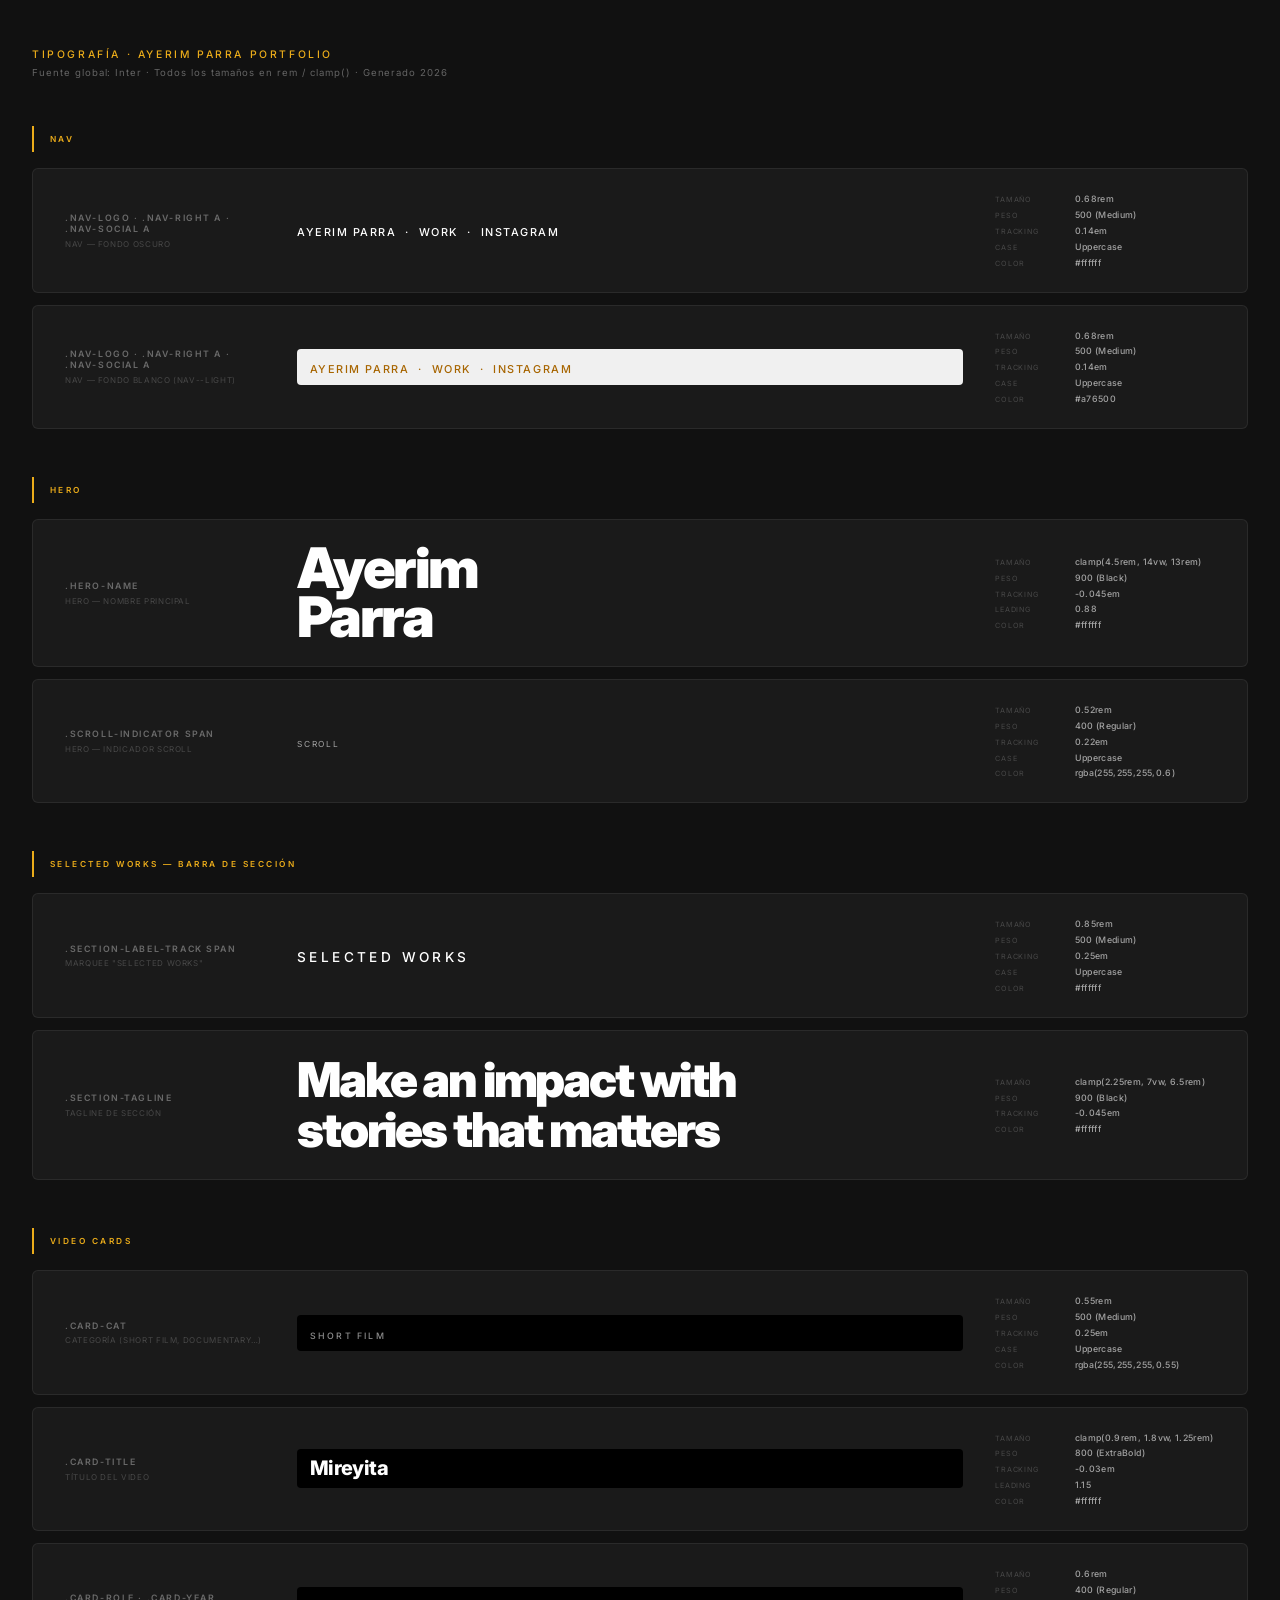
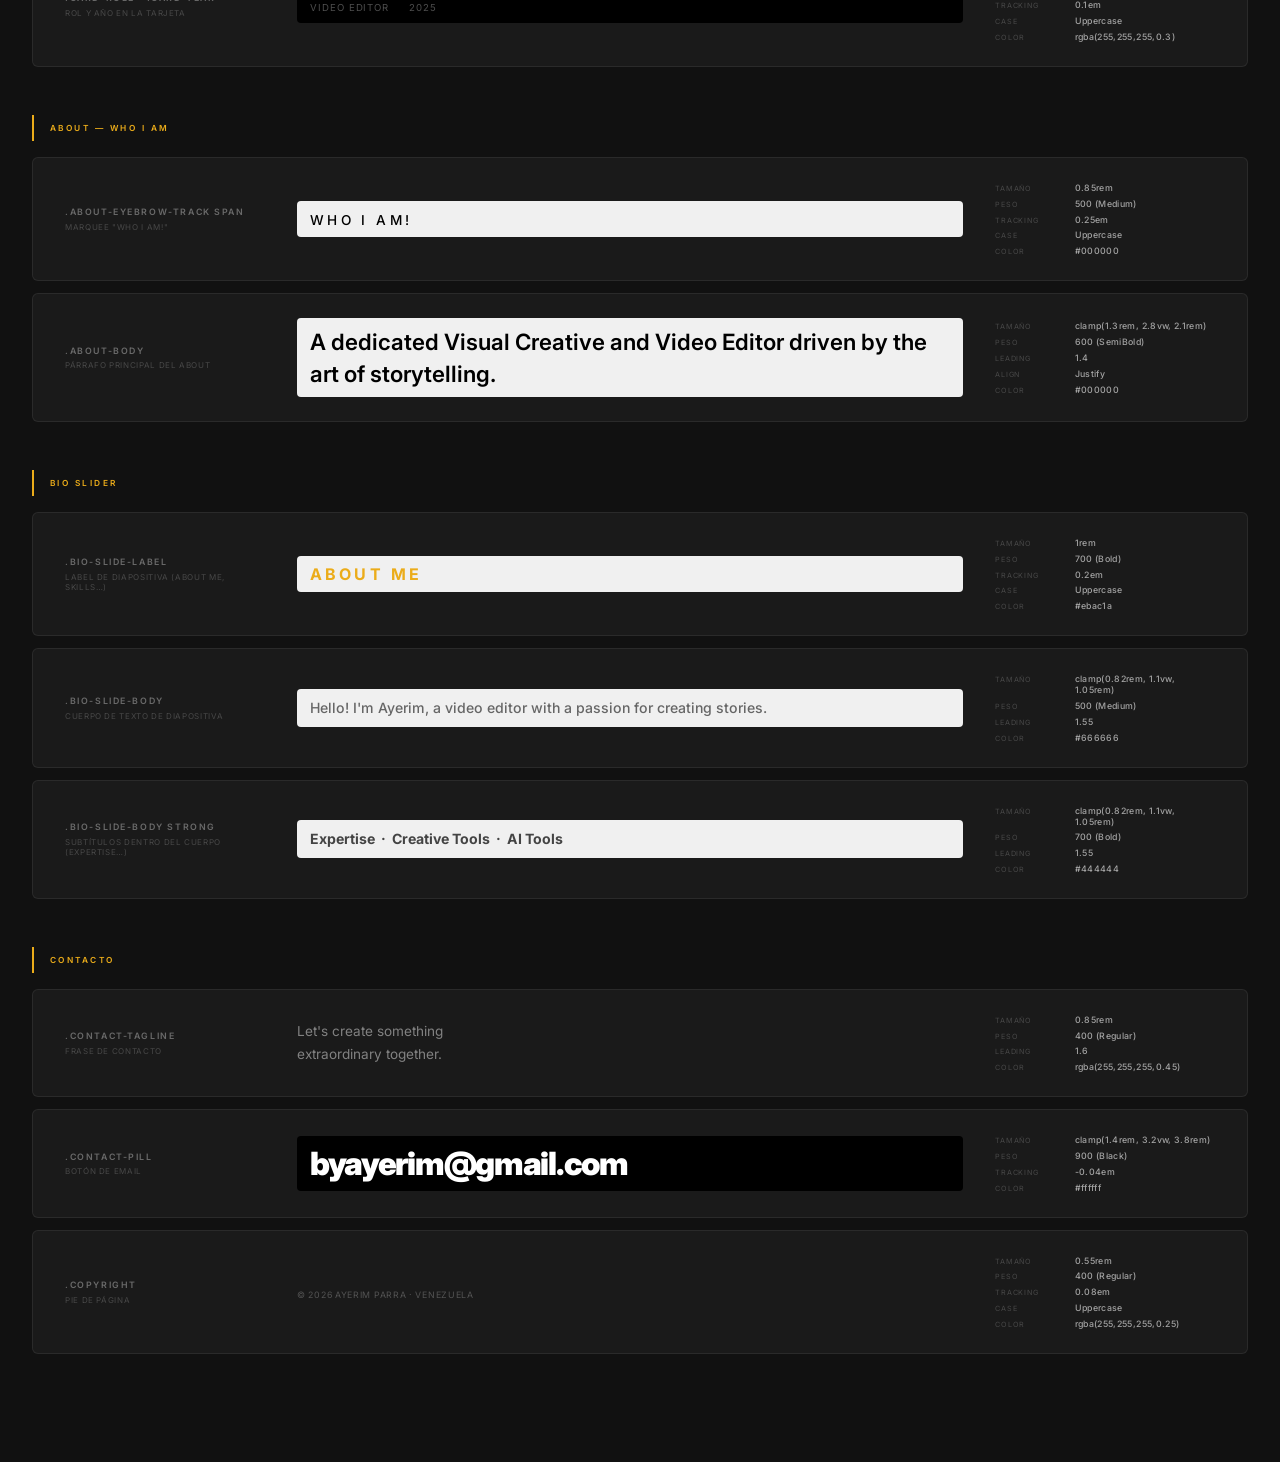
<file: tipografia.html>
<!DOCTYPE html>
<html lang="es">
<head>
  <meta charset="UTF-8" />
  <meta name="viewport" content="width=device-width, initial-scale=1.0" />
  <title>Tipografía · Ayerim Parra Portfolio</title>
  <link rel="preconnect" href="https://fonts.googleapis.com" />
  <link rel="preconnect" href="https://fonts.gstatic.com" crossorigin />
  <link href="https://fonts.googleapis.com/css2?family=Inter:wght@300;400;500;600;700;800;900&display=swap" rel="stylesheet" />
  <style>
    *, *::before, *::after { box-sizing: border-box; margin: 0; padding: 0; }

    :root {
      --bg:       #111;
      --surface:  #1a1a1a;
      --border:   rgba(255,255,255,0.07);
      --label:    rgba(255,255,255,0.35);
      --gold:     #ebac1a;
      --orange:   #a76500;
      --white:    #ffffff;
      --font:     'Inter', sans-serif;
    }

    body {
      background: var(--bg);
      color: var(--white);
      font-family: var(--font);
      padding: 3rem 2rem 6rem;
      -webkit-font-smoothing: antialiased;
    }

    h1 {
      font-size: 0.65rem;
      font-weight: 500;
      letter-spacing: 0.25em;
      text-transform: uppercase;
      color: var(--gold);
      margin-bottom: 0.4rem;
    }

    .subtitle {
      font-size: 0.6rem;
      color: var(--label);
      letter-spacing: 0.1em;
      margin-bottom: 3rem;
    }

    /* ── Section heading ── */
    .section-heading {
      font-size: 0.52rem;
      font-weight: 600;
      letter-spacing: 0.3em;
      text-transform: uppercase;
      color: var(--gold);
      padding: 0.5rem 0 0.5rem 1rem;
      border-left: 2px solid var(--gold);
      margin: 3rem 0 1rem;
    }

    /* ── Card ── */
    .card {
      background: var(--surface);
      border: 1px solid var(--border);
      border-radius: 6px;
      display: grid;
      grid-template-columns: 200px 1fr 220px;
      align-items: center;
      gap: 2rem;
      padding: 1.5rem 2rem;
      margin-bottom: 0.75rem;
    }

    .card-info {}
    .card-name {
      font-size: 0.55rem;
      font-weight: 600;
      letter-spacing: 0.18em;
      text-transform: uppercase;
      color: var(--label);
      margin-bottom: 0.3rem;
    }
    .card-context {
      font-size: 0.5rem;
      letter-spacing: 0.08em;
      color: rgba(255,255,255,0.2);
      text-transform: uppercase;
    }

    .card-preview {
      overflow: hidden;
    }

    .card-specs {
      display: flex;
      flex-direction: column;
      gap: 0.3rem;
    }
    .spec {
      display: flex;
      align-items: baseline;
      gap: 0.6rem;
    }
    .spec-key {
      font-size: 0.45rem;
      letter-spacing: 0.12em;
      text-transform: uppercase;
      color: rgba(255,255,255,0.2);
      min-width: 70px;
    }
    .spec-val {
      font-size: 0.55rem;
      font-weight: 500;
      color: rgba(255,255,255,0.6);
      letter-spacing: 0.04em;
    }

    /* ── Dark / Light preview backgrounds ── */
    .bg-dark  { background: transparent; }
    .bg-light { background: #f0f0f0; border-radius: 4px; padding: 0.5rem 0.8rem; }
    .bg-black { background: #000; border-radius: 4px; padding: 0.5rem 0.8rem; }

    /* ══════════════════════════
       PREVIEW STYLES — replicating the actual site CSS
    ══════════════════════════ */

    /* NAV */
    .preview-nav {
      font-family: var(--font);
      font-size: 0.68rem;
      font-weight: 500;
      letter-spacing: 0.14em;
      text-transform: uppercase;
      color: #ffffff;
    }
    .preview-nav-light {
      font-family: var(--font);
      font-size: 0.68rem;
      font-weight: 500;
      letter-spacing: 0.14em;
      text-transform: uppercase;
      color: #a76500;
    }

    /* HERO */
    .preview-hero-name {
      font-family: var(--font);
      font-size: clamp(1.8rem, 6vw, 3.5rem);
      font-weight: 900;
      letter-spacing: -0.045em;
      line-height: 0.88;
      color: #ffffff;
    }

    /* SCROLL INDICATOR */
    .preview-scroll {
      font-family: var(--font);
      font-size: 0.52rem;
      letter-spacing: 0.22em;
      text-transform: uppercase;
      color: rgba(255,255,255,0.6);
    }

    /* SECTION MARQUEE */
    .preview-marquee {
      font-family: var(--font);
      font-size: 0.85rem;
      font-weight: 500;
      letter-spacing: 0.25em;
      text-transform: uppercase;
      color: #ffffff;
    }

    /* SECTION TAGLINE */
    .preview-tagline {
      font-family: var(--font);
      font-size: clamp(1.5rem, 4vw, 3rem);
      font-weight: 900;
      letter-spacing: -0.045em;
      line-height: 1.05;
      color: #ffffff;
    }

    /* CARD CAT */
    .preview-card-cat {
      font-family: var(--font);
      font-size: 0.55rem;
      font-weight: 500;
      letter-spacing: 0.25em;
      text-transform: uppercase;
      color: rgba(255,255,255,0.55);
    }

    /* CARD TITLE */
    .preview-card-title {
      font-family: var(--font);
      font-size: clamp(0.9rem, 1.8vw, 1.25rem);
      font-weight: 800;
      letter-spacing: -0.03em;
      line-height: 1.15;
      color: #ffffff;
    }

    /* CARD ROLE / YEAR */
    .preview-card-role {
      font-family: var(--font);
      font-size: 0.6rem;
      color: rgba(255,255,255,0.3);
      letter-spacing: 0.1em;
      text-transform: uppercase;
    }

    /* WHO I AM marquee */
    .preview-whoi {
      font-family: var(--font);
      font-size: 0.85rem;
      font-weight: 500;
      letter-spacing: 0.25em;
      text-transform: uppercase;
      color: #000;
    }

    /* ABOUT BODY */
    .preview-about-body {
      font-family: var(--font);
      font-size: clamp(1rem, 2.8vw, 1.4rem);
      font-weight: 600;
      color: #000;
      line-height: 1.4;
    }

    /* BIO LABEL */
    .preview-bio-label {
      font-family: var(--font);
      font-size: 1rem;
      font-weight: 700;
      letter-spacing: 0.2em;
      text-transform: uppercase;
      color: #ebac1a;
    }

    /* BIO BODY */
    .preview-bio-body {
      font-family: var(--font);
      font-size: clamp(0.82rem, 1.1vw, 1.05rem);
      font-weight: 500;
      color: #666;
      line-height: 1.55;
    }

    /* BIO BODY STRONG */
    .preview-bio-strong {
      font-family: var(--font);
      font-size: clamp(0.82rem, 1.1vw, 1.05rem);
      font-weight: 700;
      color: #444;
      line-height: 1.55;
    }

    /* CONTACT TAGLINE */
    .preview-contact-tagline {
      font-family: var(--font);
      font-size: 0.85rem;
      font-weight: 400;
      color: rgba(255,255,255,0.45);
      line-height: 1.6;
    }

    /* CONTACT PILL */
    .preview-contact-pill {
      font-family: var(--font);
      font-size: clamp(1rem, 3.2vw, 2rem);
      font-weight: 900;
      letter-spacing: -0.04em;
      color: #ffffff;
    }

    /* COPYRIGHT */
    .preview-copyright {
      font-family: var(--font);
      font-size: 0.55rem;
      font-weight: 400;
      color: rgba(255,255,255,0.25);
      letter-spacing: 0.08em;
      text-transform: uppercase;
    }

    /* EMAIL BTN */
    .preview-email-btn {
      font-family: var(--font);
      font-size: 0.68rem;
      font-weight: 500;
      letter-spacing: 0.14em;
      text-transform: uppercase;
      color: #000;
    }
  </style>
</head>
<body>

  <h1>Tipografía · Ayerim Parra Portfolio</h1>
  <p class="subtitle">Fuente global: Inter · Todos los tamaños en rem / clamp() · Generado 2026</p>

  <!-- ═══════════ NAV ═══════════ -->
  <div class="section-heading">Nav</div>

  <div class="card">
    <div class="card-info">
      <div class="card-name">.nav-logo · .nav-right a · .nav-social a</div>
      <div class="card-context">Nav — fondo oscuro</div>
    </div>
    <div class="card-preview bg-dark">
      <span class="preview-nav">Ayerim Parra &nbsp;·&nbsp; Work &nbsp;·&nbsp; Instagram</span>
    </div>
    <div class="card-specs">
      <div class="spec"><span class="spec-key">Tamaño</span><span class="spec-val">0.68rem</span></div>
      <div class="spec"><span class="spec-key">Peso</span><span class="spec-val">500 (Medium)</span></div>
      <div class="spec"><span class="spec-key">Tracking</span><span class="spec-val">0.14em</span></div>
      <div class="spec"><span class="spec-key">Case</span><span class="spec-val">Uppercase</span></div>
      <div class="spec"><span class="spec-key">Color</span><span class="spec-val">#ffffff</span></div>
    </div>
  </div>

  <div class="card">
    <div class="card-info">
      <div class="card-name">.nav-logo · .nav-right a · .nav-social a</div>
      <div class="card-context">Nav — fondo blanco (nav--light)</div>
    </div>
    <div class="card-preview bg-light">
      <span class="preview-nav-light">Ayerim Parra &nbsp;·&nbsp; Work &nbsp;·&nbsp; Instagram</span>
    </div>
    <div class="card-specs">
      <div class="spec"><span class="spec-key">Tamaño</span><span class="spec-val">0.68rem</span></div>
      <div class="spec"><span class="spec-key">Peso</span><span class="spec-val">500 (Medium)</span></div>
      <div class="spec"><span class="spec-key">Tracking</span><span class="spec-val">0.14em</span></div>
      <div class="spec"><span class="spec-key">Case</span><span class="spec-val">Uppercase</span></div>
      <div class="spec"><span class="spec-key">Color</span><span class="spec-val">#a76500</span></div>
    </div>
  </div>

  <!-- ═══════════ HERO ═══════════ -->
  <div class="section-heading">Hero</div>

  <div class="card">
    <div class="card-info">
      <div class="card-name">.hero-name</div>
      <div class="card-context">Hero — nombre principal</div>
    </div>
    <div class="card-preview bg-dark">
      <span class="preview-hero-name">Ayerim<br>Parra</span>
    </div>
    <div class="card-specs">
      <div class="spec"><span class="spec-key">Tamaño</span><span class="spec-val">clamp(4.5rem, 14vw, 13rem)</span></div>
      <div class="spec"><span class="spec-key">Peso</span><span class="spec-val">900 (Black)</span></div>
      <div class="spec"><span class="spec-key">Tracking</span><span class="spec-val">-0.045em</span></div>
      <div class="spec"><span class="spec-key">Leading</span><span class="spec-val">0.88</span></div>
      <div class="spec"><span class="spec-key">Color</span><span class="spec-val">#ffffff</span></div>
    </div>
  </div>

  <div class="card">
    <div class="card-info">
      <div class="card-name">.scroll-indicator span</div>
      <div class="card-context">Hero — indicador scroll</div>
    </div>
    <div class="card-preview bg-dark">
      <span class="preview-scroll">Scroll</span>
    </div>
    <div class="card-specs">
      <div class="spec"><span class="spec-key">Tamaño</span><span class="spec-val">0.52rem</span></div>
      <div class="spec"><span class="spec-key">Peso</span><span class="spec-val">400 (Regular)</span></div>
      <div class="spec"><span class="spec-key">Tracking</span><span class="spec-val">0.22em</span></div>
      <div class="spec"><span class="spec-key">Case</span><span class="spec-val">Uppercase</span></div>
      <div class="spec"><span class="spec-key">Color</span><span class="spec-val">rgba(255,255,255,0.6)</span></div>
    </div>
  </div>

  <!-- ═══════════ SELECTED WORKS ═══════════ -->
  <div class="section-heading">Selected Works — Barra de sección</div>

  <div class="card">
    <div class="card-info">
      <div class="card-name">.section-label-track span</div>
      <div class="card-context">Marquee "Selected Works"</div>
    </div>
    <div class="card-preview bg-dark">
      <span class="preview-marquee">Selected Works</span>
    </div>
    <div class="card-specs">
      <div class="spec"><span class="spec-key">Tamaño</span><span class="spec-val">0.85rem</span></div>
      <div class="spec"><span class="spec-key">Peso</span><span class="spec-val">500 (Medium)</span></div>
      <div class="spec"><span class="spec-key">Tracking</span><span class="spec-val">0.25em</span></div>
      <div class="spec"><span class="spec-key">Case</span><span class="spec-val">Uppercase</span></div>
      <div class="spec"><span class="spec-key">Color</span><span class="spec-val">#ffffff</span></div>
    </div>
  </div>

  <div class="card">
    <div class="card-info">
      <div class="card-name">.section-tagline</div>
      <div class="card-context">Tagline de sección</div>
    </div>
    <div class="card-preview bg-dark">
      <span class="preview-tagline">Make an impact with<br>stories that matters</span>
    </div>
    <div class="card-specs">
      <div class="spec"><span class="spec-key">Tamaño</span><span class="spec-val">clamp(2.25rem, 7vw, 6.5rem)</span></div>
      <div class="spec"><span class="spec-key">Peso</span><span class="spec-val">900 (Black)</span></div>
      <div class="spec"><span class="spec-key">Tracking</span><span class="spec-val">-0.045em</span></div>
      <div class="spec"><span class="spec-key">Color</span><span class="spec-val">#ffffff</span></div>
    </div>
  </div>

  <!-- ═══════════ VIDEO CARDS ═══════════ -->
  <div class="section-heading">Video Cards</div>

  <div class="card">
    <div class="card-info">
      <div class="card-name">.card-cat</div>
      <div class="card-context">Categoría (Short Film, Documentary…)</div>
    </div>
    <div class="card-preview bg-black">
      <span class="preview-card-cat">Short Film</span>
    </div>
    <div class="card-specs">
      <div class="spec"><span class="spec-key">Tamaño</span><span class="spec-val">0.55rem</span></div>
      <div class="spec"><span class="spec-key">Peso</span><span class="spec-val">500 (Medium)</span></div>
      <div class="spec"><span class="spec-key">Tracking</span><span class="spec-val">0.25em</span></div>
      <div class="spec"><span class="spec-key">Case</span><span class="spec-val">Uppercase</span></div>
      <div class="spec"><span class="spec-key">Color</span><span class="spec-val">rgba(255,255,255,0.55)</span></div>
    </div>
  </div>

  <div class="card">
    <div class="card-info">
      <div class="card-name">.card-title</div>
      <div class="card-context">Título del video</div>
    </div>
    <div class="card-preview bg-black">
      <span class="preview-card-title">Mireyita</span>
    </div>
    <div class="card-specs">
      <div class="spec"><span class="spec-key">Tamaño</span><span class="spec-val">clamp(0.9rem, 1.8vw, 1.25rem)</span></div>
      <div class="spec"><span class="spec-key">Peso</span><span class="spec-val">800 (ExtraBold)</span></div>
      <div class="spec"><span class="spec-key">Tracking</span><span class="spec-val">-0.03em</span></div>
      <div class="spec"><span class="spec-key">Leading</span><span class="spec-val">1.15</span></div>
      <div class="spec"><span class="spec-key">Color</span><span class="spec-val">#ffffff</span></div>
    </div>
  </div>

  <div class="card">
    <div class="card-info">
      <div class="card-name">.card-role · .card-year</div>
      <div class="card-context">Rol y año en la tarjeta</div>
    </div>
    <div class="card-preview bg-black">
      <span class="preview-card-role">Video Editor &nbsp;&nbsp;&nbsp; 2025</span>
    </div>
    <div class="card-specs">
      <div class="spec"><span class="spec-key">Tamaño</span><span class="spec-val">0.6rem</span></div>
      <div class="spec"><span class="spec-key">Peso</span><span class="spec-val">400 (Regular)</span></div>
      <div class="spec"><span class="spec-key">Tracking</span><span class="spec-val">0.1em</span></div>
      <div class="spec"><span class="spec-key">Case</span><span class="spec-val">Uppercase</span></div>
      <div class="spec"><span class="spec-key">Color</span><span class="spec-val">rgba(255,255,255,0.3)</span></div>
    </div>
  </div>

  <!-- ═══════════ ABOUT ═══════════ -->
  <div class="section-heading">About — Who I Am</div>

  <div class="card">
    <div class="card-info">
      <div class="card-name">.about-eyebrow-track span</div>
      <div class="card-context">Marquee "Who I Am!"</div>
    </div>
    <div class="card-preview bg-light">
      <span class="preview-whoi">Who I Am!</span>
    </div>
    <div class="card-specs">
      <div class="spec"><span class="spec-key">Tamaño</span><span class="spec-val">0.85rem</span></div>
      <div class="spec"><span class="spec-key">Peso</span><span class="spec-val">500 (Medium)</span></div>
      <div class="spec"><span class="spec-key">Tracking</span><span class="spec-val">0.25em</span></div>
      <div class="spec"><span class="spec-key">Case</span><span class="spec-val">Uppercase</span></div>
      <div class="spec"><span class="spec-key">Color</span><span class="spec-val">#000000</span></div>
    </div>
  </div>

  <div class="card">
    <div class="card-info">
      <div class="card-name">.about-body</div>
      <div class="card-context">Párrafo principal del About</div>
    </div>
    <div class="card-preview bg-light">
      <span class="preview-about-body">A dedicated Visual Creative and Video Editor driven by the art of storytelling.</span>
    </div>
    <div class="card-specs">
      <div class="spec"><span class="spec-key">Tamaño</span><span class="spec-val">clamp(1.3rem, 2.8vw, 2.1rem)</span></div>
      <div class="spec"><span class="spec-key">Peso</span><span class="spec-val">600 (SemiBold)</span></div>
      <div class="spec"><span class="spec-key">Leading</span><span class="spec-val">1.4</span></div>
      <div class="spec"><span class="spec-key">Align</span><span class="spec-val">Justify</span></div>
      <div class="spec"><span class="spec-key">Color</span><span class="spec-val">#000000</span></div>
    </div>
  </div>

  <!-- ═══════════ BIO SLIDER ═══════════ -->
  <div class="section-heading">Bio Slider</div>

  <div class="card">
    <div class="card-info">
      <div class="card-name">.bio-slide-label</div>
      <div class="card-context">Label de diapositiva (About Me, Skills…)</div>
    </div>
    <div class="card-preview bg-light">
      <span class="preview-bio-label">About Me</span>
    </div>
    <div class="card-specs">
      <div class="spec"><span class="spec-key">Tamaño</span><span class="spec-val">1rem</span></div>
      <div class="spec"><span class="spec-key">Peso</span><span class="spec-val">700 (Bold)</span></div>
      <div class="spec"><span class="spec-key">Tracking</span><span class="spec-val">0.2em</span></div>
      <div class="spec"><span class="spec-key">Case</span><span class="spec-val">Uppercase</span></div>
      <div class="spec"><span class="spec-key">Color</span><span class="spec-val">#ebac1a</span></div>
    </div>
  </div>

  <div class="card">
    <div class="card-info">
      <div class="card-name">.bio-slide-body</div>
      <div class="card-context">Cuerpo de texto de diapositiva</div>
    </div>
    <div class="card-preview bg-light">
      <span class="preview-bio-body">Hello! I'm Ayerim, a video editor with a passion for creating stories.</span>
    </div>
    <div class="card-specs">
      <div class="spec"><span class="spec-key">Tamaño</span><span class="spec-val">clamp(0.82rem, 1.1vw, 1.05rem)</span></div>
      <div class="spec"><span class="spec-key">Peso</span><span class="spec-val">500 (Medium)</span></div>
      <div class="spec"><span class="spec-key">Leading</span><span class="spec-val">1.55</span></div>
      <div class="spec"><span class="spec-key">Color</span><span class="spec-val">#666666</span></div>
    </div>
  </div>

  <div class="card">
    <div class="card-info">
      <div class="card-name">.bio-slide-body strong</div>
      <div class="card-context">Subtítulos dentro del cuerpo (Expertise…)</div>
    </div>
    <div class="card-preview bg-light">
      <span class="preview-bio-strong">Expertise &nbsp;·&nbsp; Creative Tools &nbsp;·&nbsp; AI Tools</span>
    </div>
    <div class="card-specs">
      <div class="spec"><span class="spec-key">Tamaño</span><span class="spec-val">clamp(0.82rem, 1.1vw, 1.05rem)</span></div>
      <div class="spec"><span class="spec-key">Peso</span><span class="spec-val">700 (Bold)</span></div>
      <div class="spec"><span class="spec-key">Leading</span><span class="spec-val">1.55</span></div>
      <div class="spec"><span class="spec-key">Color</span><span class="spec-val">#444444</span></div>
    </div>
  </div>

  <!-- ═══════════ CONTACTO ═══════════ -->
  <div class="section-heading">Contacto</div>

  <div class="card">
    <div class="card-info">
      <div class="card-name">.contact-tagline</div>
      <div class="card-context">Frase de contacto</div>
    </div>
    <div class="card-preview bg-dark">
      <span class="preview-contact-tagline">Let's create something<br>extraordinary together.</span>
    </div>
    <div class="card-specs">
      <div class="spec"><span class="spec-key">Tamaño</span><span class="spec-val">0.85rem</span></div>
      <div class="spec"><span class="spec-key">Peso</span><span class="spec-val">400 (Regular)</span></div>
      <div class="spec"><span class="spec-key">Leading</span><span class="spec-val">1.6</span></div>
      <div class="spec"><span class="spec-key">Color</span><span class="spec-val">rgba(255,255,255,0.45)</span></div>
    </div>
  </div>

  <div class="card">
    <div class="card-info">
      <div class="card-name">.contact-pill</div>
      <div class="card-context">Botón de email</div>
    </div>
    <div class="card-preview bg-black">
      <span class="preview-contact-pill">byayerim@gmail.com</span>
    </div>
    <div class="card-specs">
      <div class="spec"><span class="spec-key">Tamaño</span><span class="spec-val">clamp(1.4rem, 3.2vw, 3.8rem)</span></div>
      <div class="spec"><span class="spec-key">Peso</span><span class="spec-val">900 (Black)</span></div>
      <div class="spec"><span class="spec-key">Tracking</span><span class="spec-val">-0.04em</span></div>
      <div class="spec"><span class="spec-key">Color</span><span class="spec-val">#ffffff</span></div>
    </div>
  </div>

  <div class="card">
    <div class="card-info">
      <div class="card-name">.copyright</div>
      <div class="card-context">Pie de página</div>
    </div>
    <div class="card-preview bg-dark">
      <span class="preview-copyright">© 2026 Ayerim Parra · Venezuela</span>
    </div>
    <div class="card-specs">
      <div class="spec"><span class="spec-key">Tamaño</span><span class="spec-val">0.55rem</span></div>
      <div class="spec"><span class="spec-key">Peso</span><span class="spec-val">400 (Regular)</span></div>
      <div class="spec"><span class="spec-key">Tracking</span><span class="spec-val">0.08em</span></div>
      <div class="spec"><span class="spec-key">Case</span><span class="spec-val">Uppercase</span></div>
      <div class="spec"><span class="spec-key">Color</span><span class="spec-val">rgba(255,255,255,0.25)</span></div>
    </div>
  </div>

</body>
</html>
</file>
